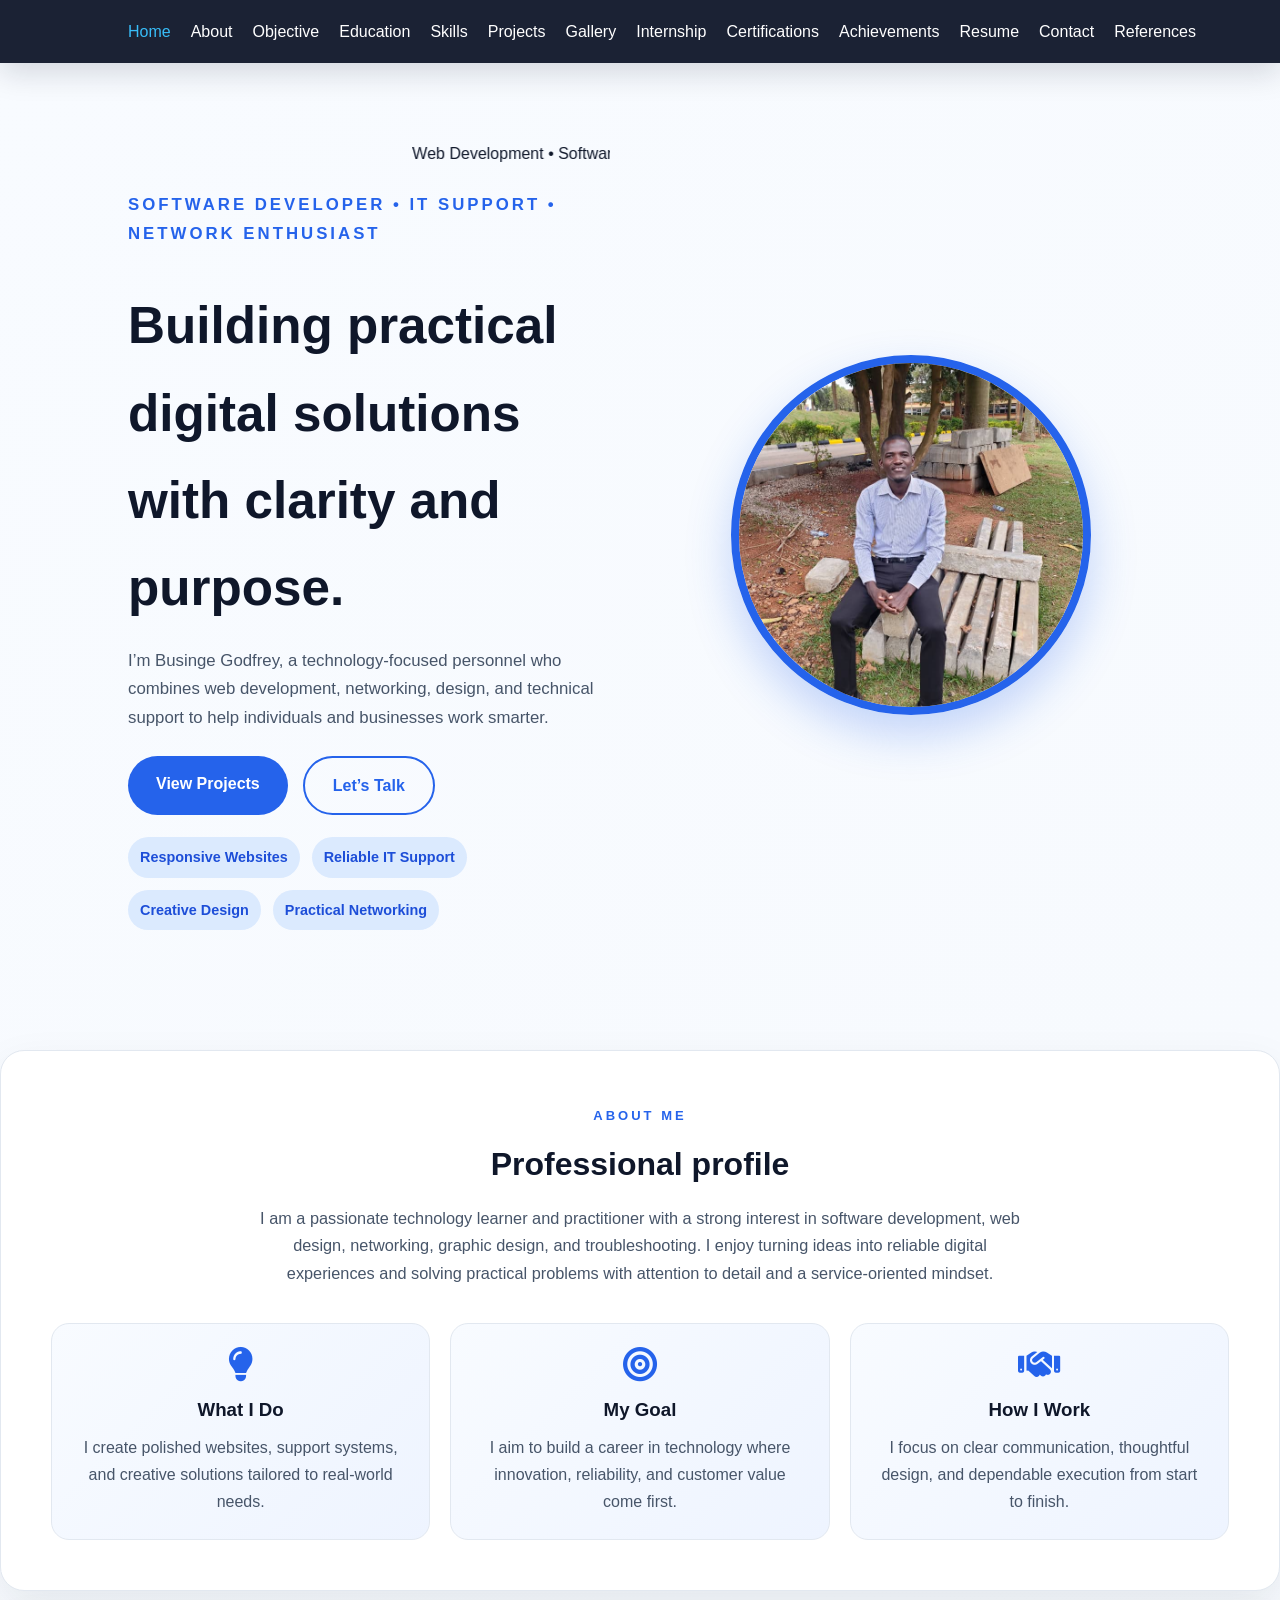
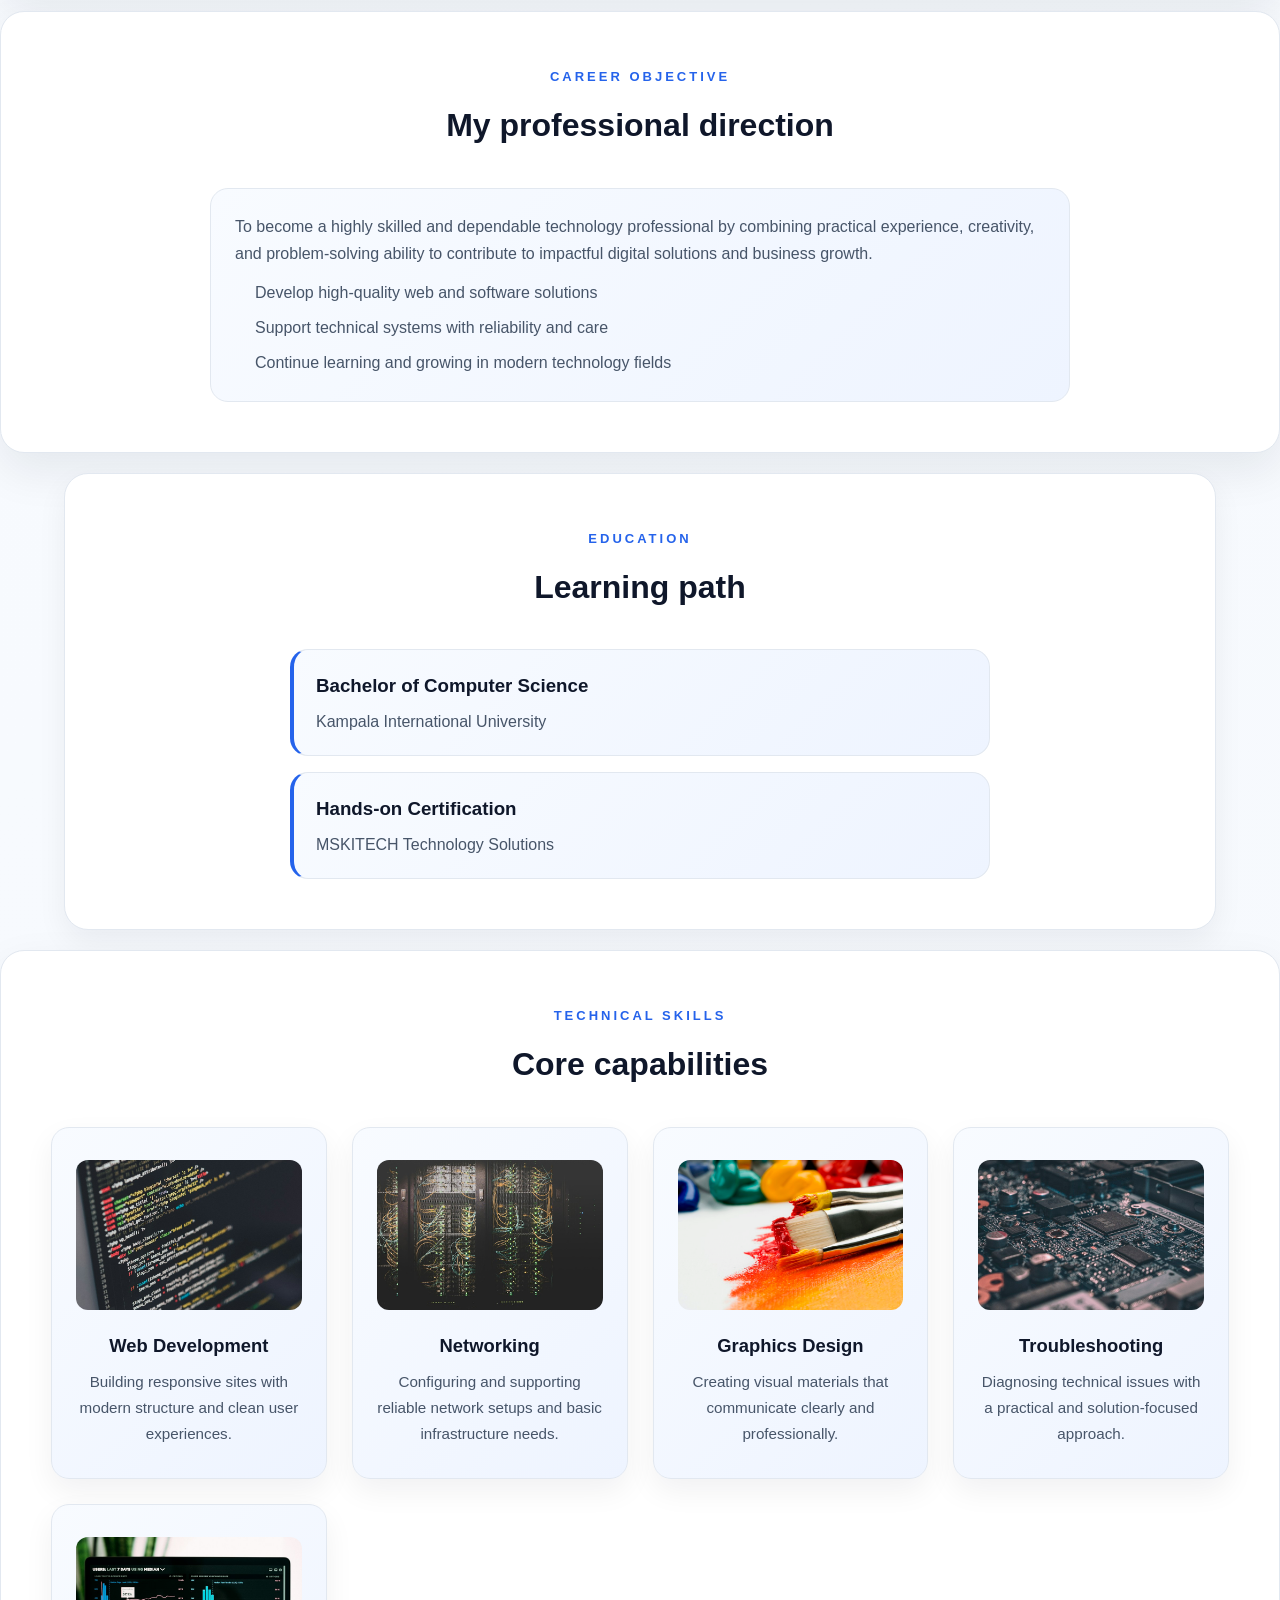
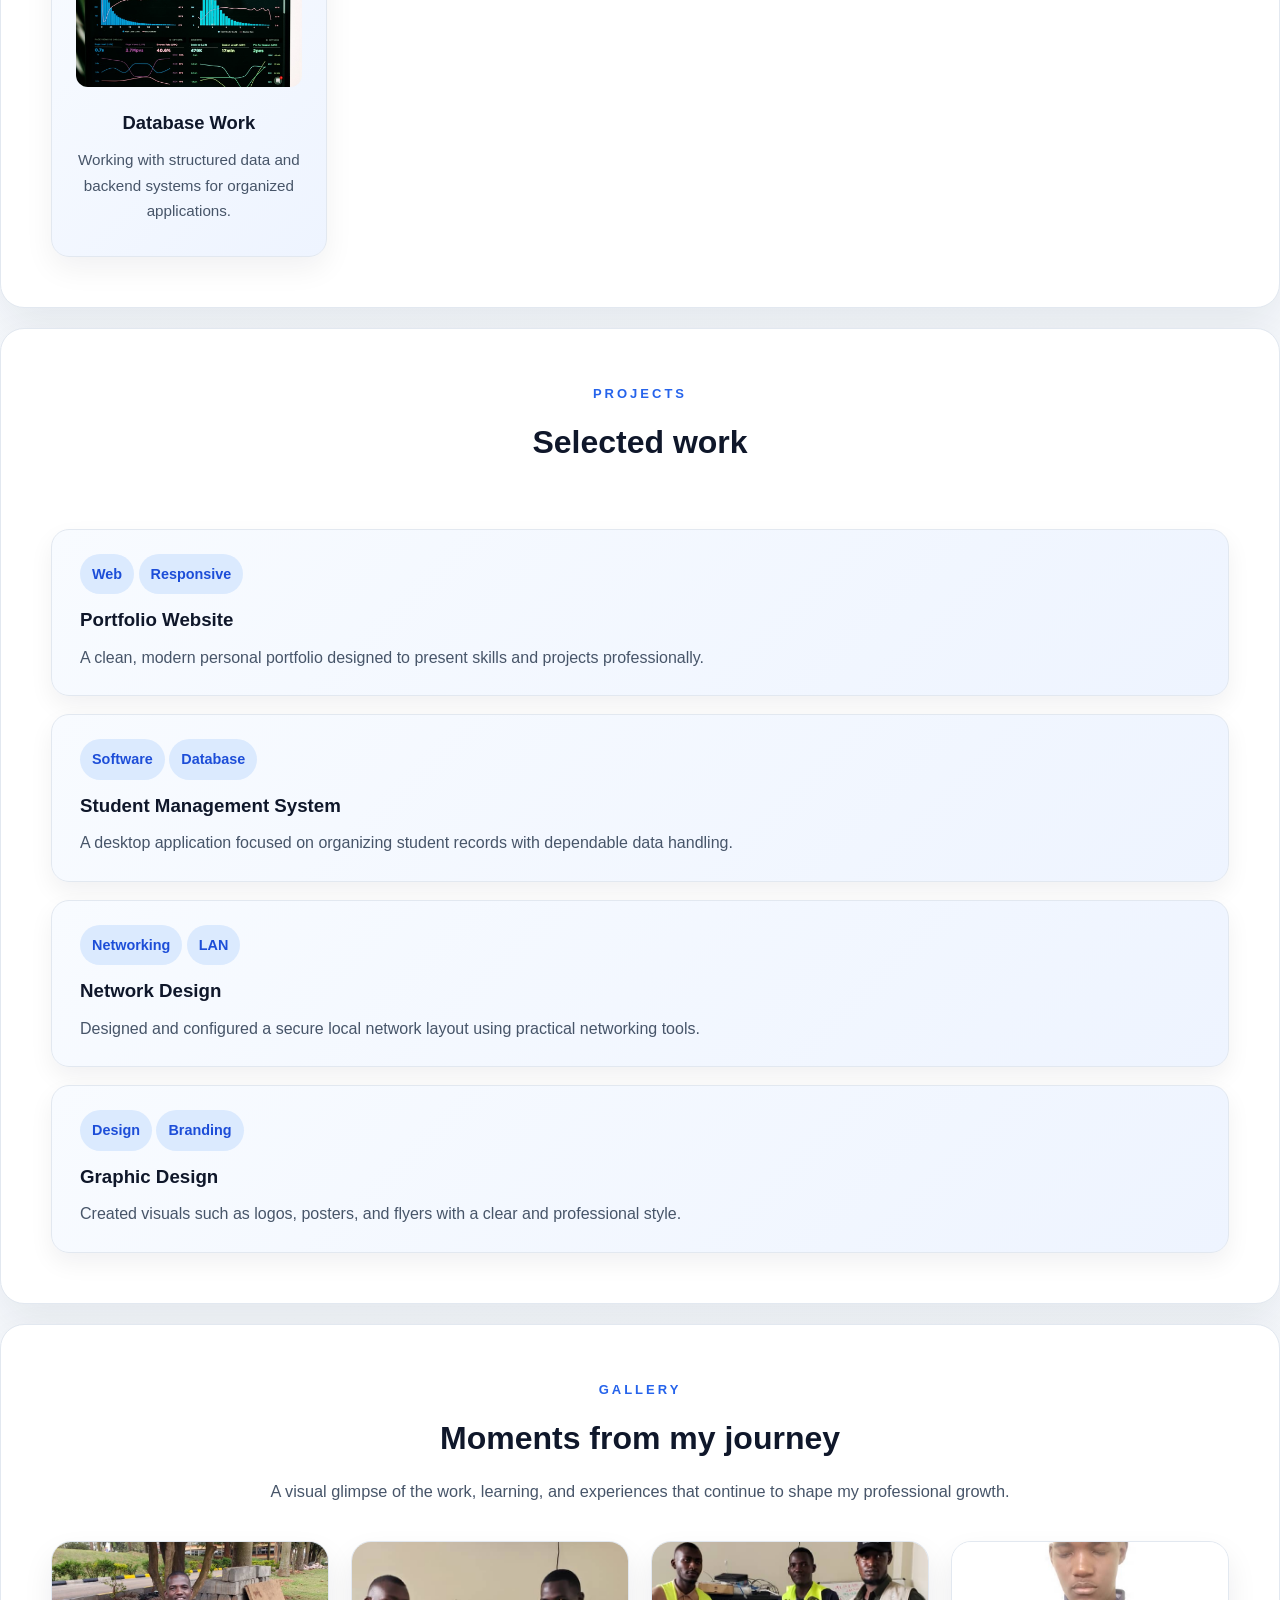
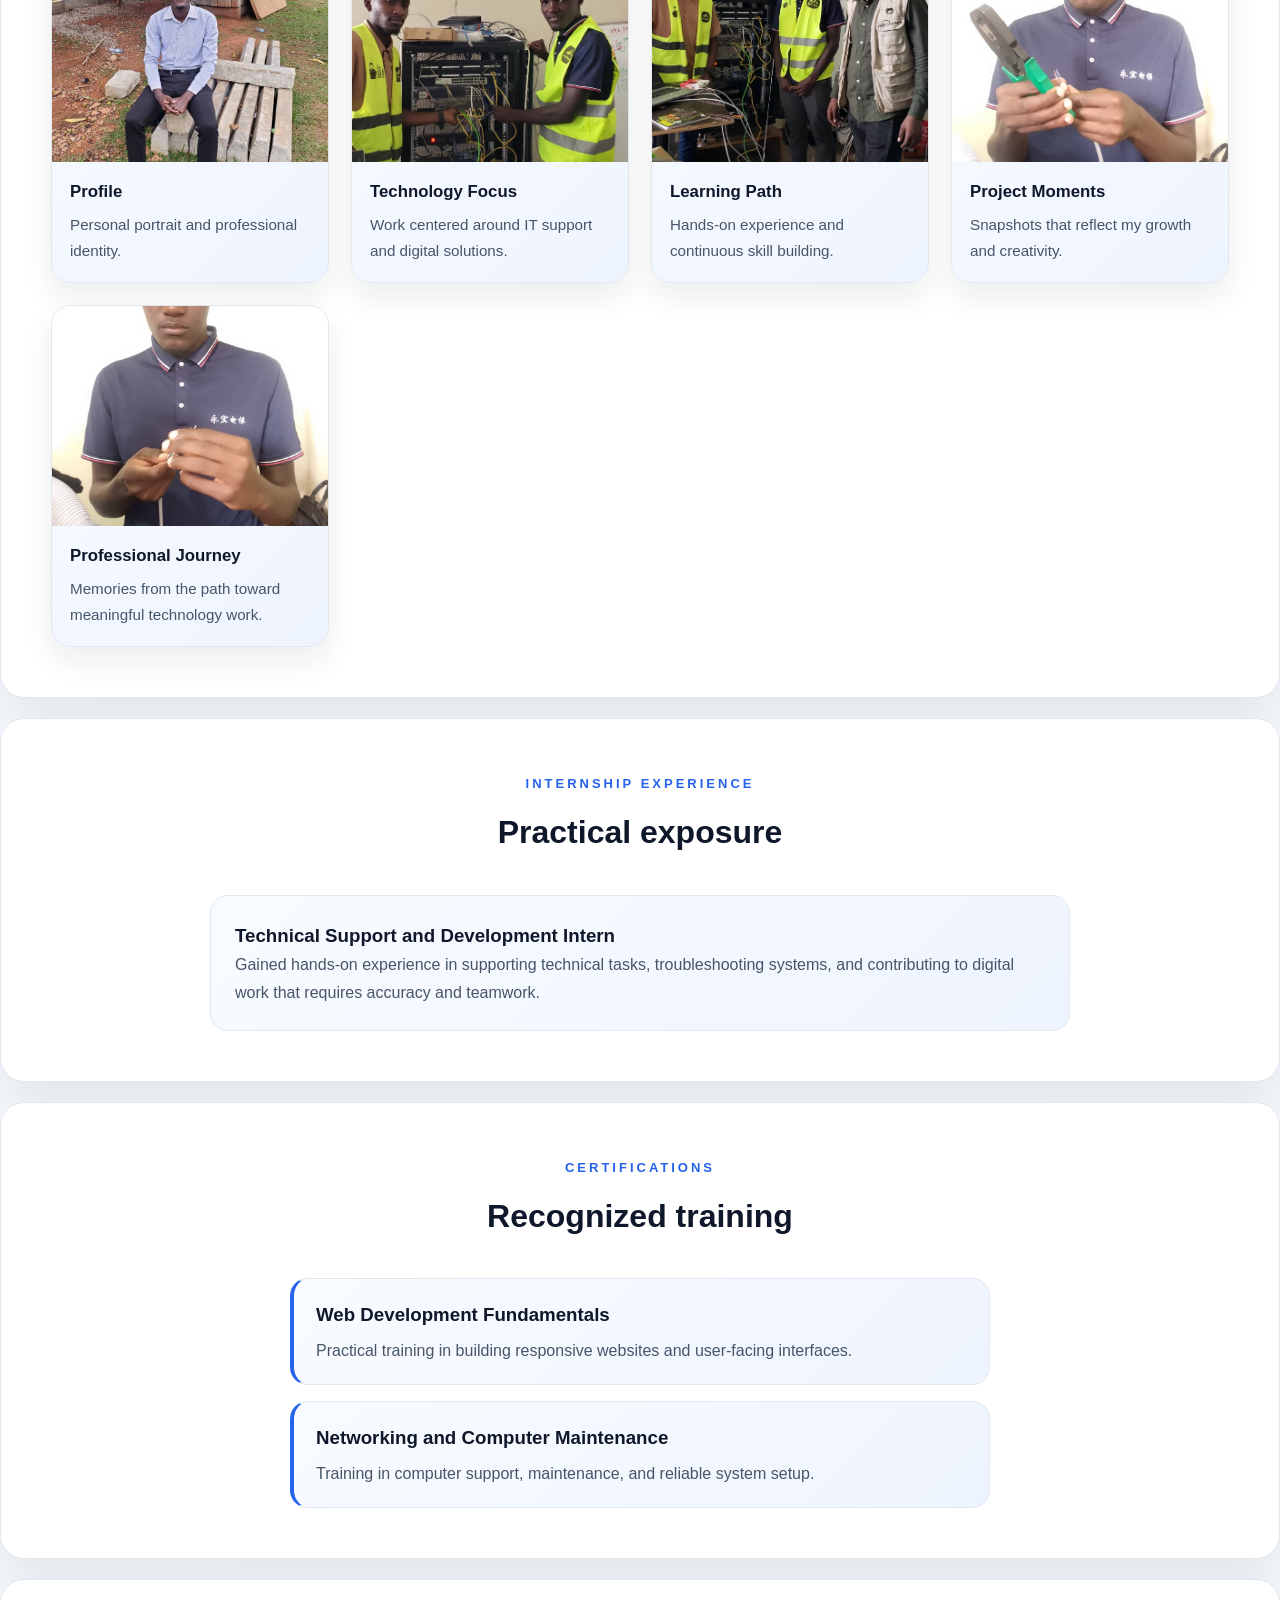
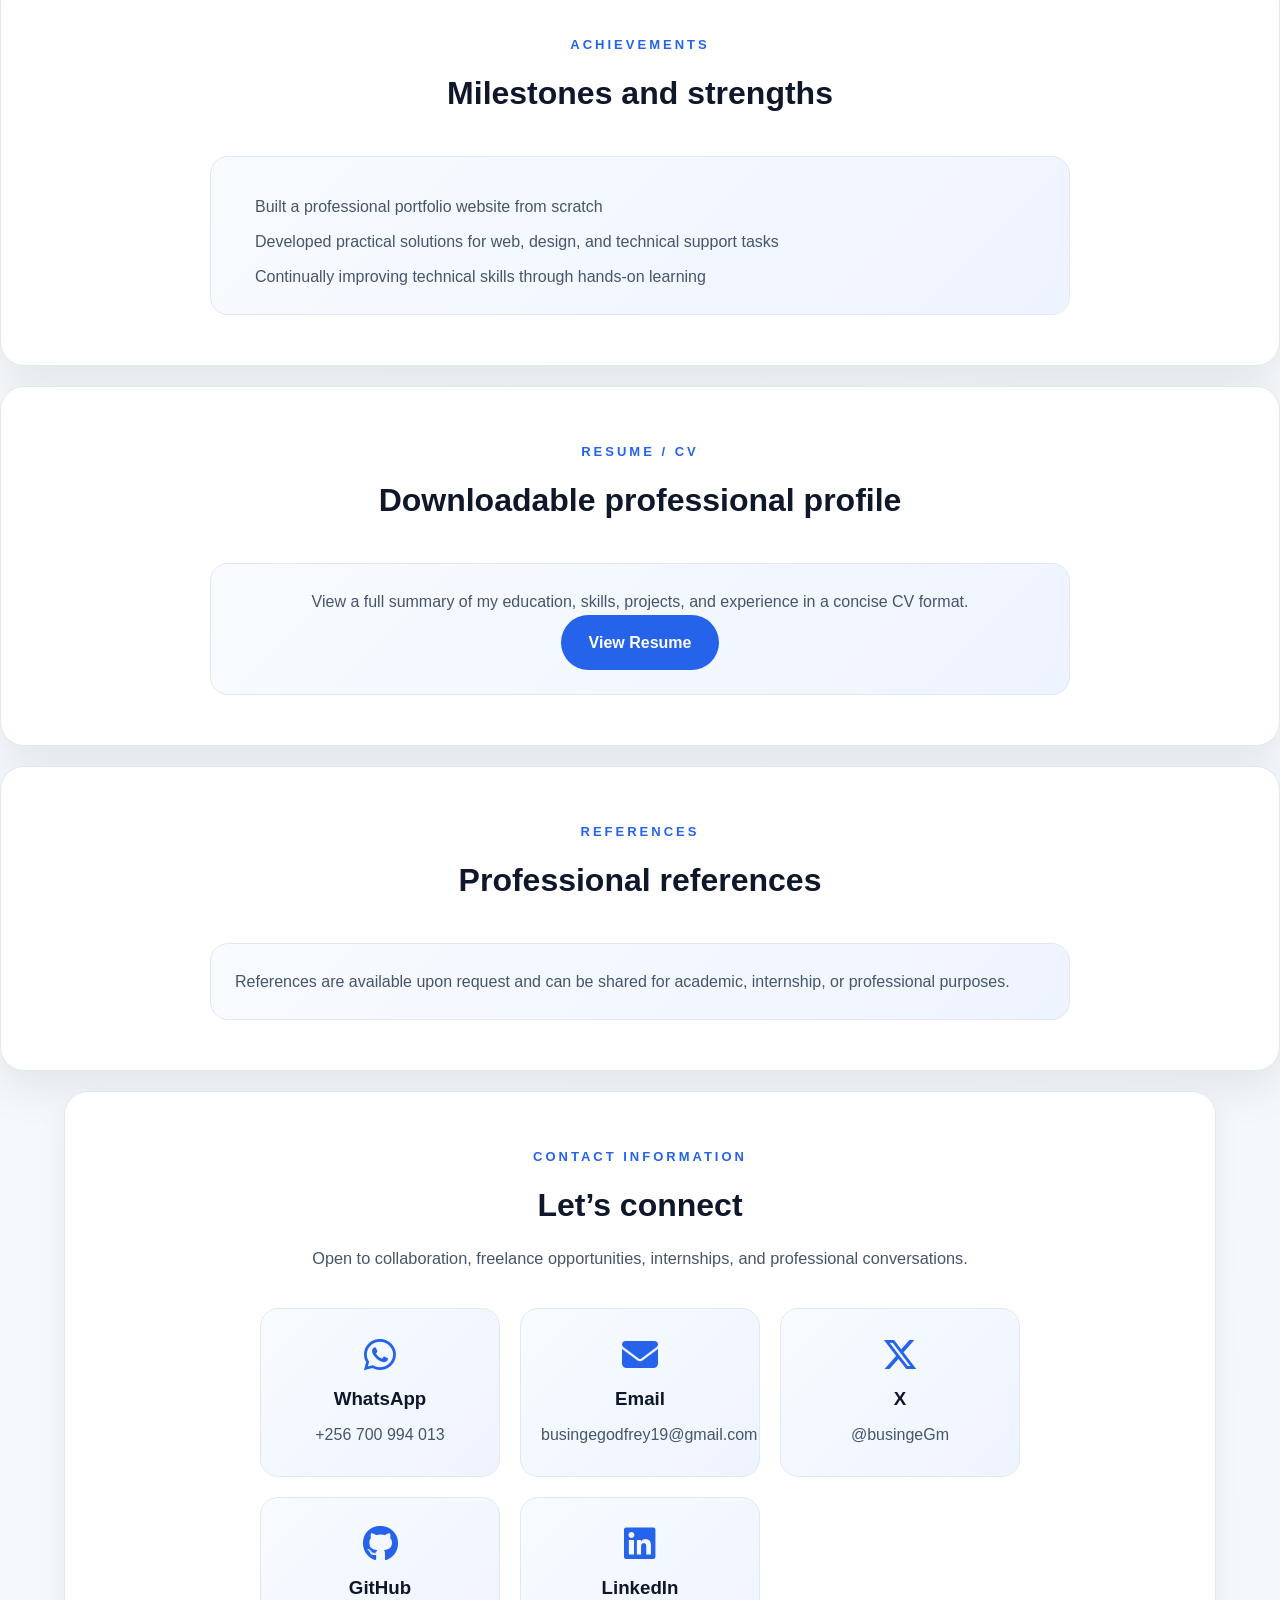
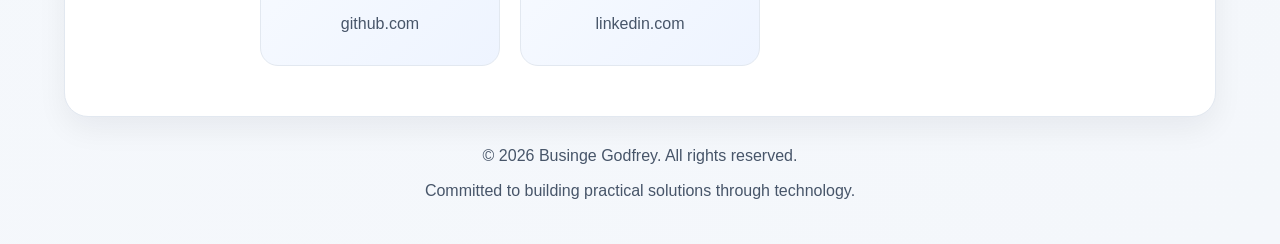
<file: index.html>
<!DOCTYPE html>
<html lang="en">
<head>
    <meta charset="UTF-8">
    <meta name="viewport" content="width=device-width, initial-scale=1.0">
    <meta name="description" content="Portfolio of Businge Godfrey — a technology-focused professional specializing in web development, networking, design, and technical support.">
    <meta name="theme-color" content="#2563eb">
            <title>| Web Developer & IT Specialist</title>
    
   
   <link rel="stylesheet" href="style.css">
    <link rel="stylesheet" href="https://cdnjs.cloudflare.com/ajax/libs/font-awesome/6.5.2/css/all.min.css">
</head>

<body>
<header>
      <nav>
        <ul>
            <li><a href="#home">Home</a></li>
            <li><a href="#about">About</a></li>
            <li><a href="#career-objective">Objective</a></li>
            <li><a href="#education">Education</a></li>
            <li><a href="#skills">Skills</a></li>
            <li><a href="#projects">Projects</a></li>
            <li><a href="#gallery">Gallery</a></li>
            <li><a href="#internship-experience">Internship</a></li>
            <li><a href="#certifications">Certifications</a></li>
            <li><a href="#achievements">Achievements</a></li>
            <li><a href="#resume">Resume</a></li>
            <li><a href="#contact">Contact</a></li>
            <li><a href="#references">References</a></li>
        </ul>
    </nav>
</header>
<main>

    <section id="home" class="home">
        <div class="home-text">
            <marquee class="marquee" behavior="" direction="">
                 Web Development • Software Development • Database and Graphics Design • IT Support • Network Configuration • System Troubleshooting
             </marquee>
            <p class="eyebrow">Software Developer • IT Support • Network Enthusiast</p>
            <h1>Building practical digital solutions with clarity and purpose.</h1>
            <p>
                I’m Businge Godfrey, a technology-focused personnel who combines web development,
                networking, design, and technical support to help individuals and businesses work smarter.
            </p>
            <div class="home-buttons">
                <a href="#projects" class="btn">View Projects</a>
                <a href="#contact" class="btn btn-secondary">Let’s Talk</a>
            </div>
            <div class="hero-highlights">
                <span>Responsive Websites</span>
                <span>Reliable IT Support</span>
                <span>Creative Design</span>
                <span>Practical Networking</span>
            </div>
        </div>

        <div class="home-image">
            <img src="images/businge.jpeg" alt="Portrait of Businge Godfrey">
        </div>
    </section>

    <section id="about" class="section-card">
        <div class="section-heading">
            <p class="eyebrow">About Me</p>
            <h2>Professional profile</h2>
            <p>
                I am a passionate technology learner and practitioner with a strong interest in software development,
                web design, networking, graphic design, and troubleshooting. I enjoy turning ideas into reliable digital
                experiences and solving practical problems with attention to detail and a service-oriented mindset.
            </p>
        </div>
        <div class="info-grid">
            <article class="info-card">
                <i class="fa-solid fa-lightbulb"></i>
                <h3>What I Do</h3>
                <p>I create polished websites, support systems, and creative solutions tailored to real-world needs.</p>
            </article>
            <article class="info-card">
                <i class="fa-solid fa-bullseye"></i>
                <h3>My Goal</h3>
                <p>I aim to build a career in technology where innovation, reliability, and customer value come first.</p>
            </article>
            <article class="info-card">
                <i class="fa-solid fa-handshake"></i>
                <h3>How I Work</h3>
                <p>I focus on clear communication, thoughtful design, and dependable execution from start to finish.</p>
            </article>
        </div>
    </section>

    <section id="career-objective" class="section-card">
        <div class="section-heading">
            <p class="eyebrow">Career Objective</p>
            <h2>My professional direction</h2>
        </div>
        <div class="objective-card">
            <p>
                To become a highly skilled and dependable technology professional by combining practical experience,
                creativity, and problem-solving ability to contribute to impactful digital solutions and business growth.
            </p>
            <ul>
                <li>Develop high-quality web and software solutions</li>
                <li>Support technical systems with reliability and care</li>
                <li>Continue learning and growing in modern technology fields</li>
            </ul>
        </div>
    </section>

    <section id="education" class="section-card">
        <div class="section-heading">
            <p class="eyebrow">Education</p>
            <h2>Learning path</h2>
        </div>
        <div class="timeline">
            <div class="timeline-item">
                <h3>Bachelor of Computer Science</h3>
                <p>Kampala International University</p>
            </div>
            <div class="timeline-item">
                <h3>Hands-on Certification</h3>
                <p>MSKITECH Technology Solutions</p>
            </div>
        </div>
    </section>

    <section id="skills" class="section-card">
        <div class="section-heading">
            <p class="eyebrow">Technical Skills</p>
            <h2>Core capabilities</h2>
        </div>
        <div class="skills">
            <article class="skill">
                <img class="skill-image" src="images/web-development.jpg" alt="Programming code displayed on a screen" loading="lazy" decoding="async">
                <h3>Web Development</h3>
                <p>Building responsive sites with modern structure and clean user experiences.</p>
            </article>
            <article class="skill">
                <img class="skill-image" src="images/networking.jpg" alt="Network cables connected to server racks" loading="lazy" decoding="async">
                <h3>Networking</h3>
                <p>Configuring and supporting reliable network setups and basic infrastructure needs.</p>
            </article>
            <article class="skill">
                <img class="skill-image" src="images/graphics-design.jpg" alt="Paintbrushes and colorful paint for creative design" loading="lazy" decoding="async">
                <h3>Graphics Design</h3>
                <p>Creating visual materials that communicate clearly and professionally.</p>
            </article>
            <article class="skill">
                <img class="skill-image" src="images/troubleshooting.jpg" alt="Detailed computer motherboard components" loading="lazy" decoding="async">
                <h3>Troubleshooting</h3>
                <p>Diagnosing technical issues with a practical and solution-focused approach.</p>
            </article>
            <article class="skill">
                <img class="skill-image" src="images/database.jpg" alt="Analytics dashboard with charts and data" loading="lazy" decoding="async">
                <h3>Database Work</h3>
                <p>Working with structured data and backend systems for organized applications.</p>
            </article>
        </div>
    </section>

    <section id="projects" class="section-card">
        <div class="section-heading">
            <p class="eyebrow">Projects</p>
            <h2>Selected work</h2>
        </div>
     
        <div id="imagePreview" class="image-preview"></div>
        <div class="projects-list">
            <article class="project-card">
                <div class="project-meta">
                    <span class="chip">Web</span>
                    <span class="chip">Responsive</span>
                </div>
                <h3>Portfolio Website</h3>
                <p>A clean, modern personal portfolio designed to present skills and projects professionally.</p>
            </article>
            <article class="project-card">
                <div class="project-meta">
                    <span class="chip">Software</span>
                    <span class="chip">Database</span>
                </div>
                <h3>Student Management System</h3>
                <p>A desktop application focused on organizing student records with dependable data handling.</p>
            </article>
            <article class="project-card">
                <div class="project-meta">
                    <span class="chip">Networking</span>
                    <span class="chip">LAN</span>
                </div>
                <h3>Network Design</h3>
                <p>Designed and configured a secure local network layout using practical networking tools.</p>
            </article>
            <article class="project-card">
                <div class="project-meta">
                    <span class="chip">Design</span>
                    <span class="chip">Branding</span>
                </div>
                <h3>Graphic Design</h3>
                <p>Created visuals such as logos, posters, and flyers with a clear and professional style.</p>
            </article>
        </div>
    </section>

    <section id="gallery" class="section-card">
        <div class="section-heading">
            <p class="eyebrow">Gallery</p>
            <h2>Moments from my journey</h2>
            <p>A visual glimpse of the work, learning, and experiences that continue to shape my professional growth.</p>
        </div>
        <div class="gallery-grid">
            <article class="gallery-card">
                <img src="images/businge.jpeg" alt="Portrait of Businge Godfrey">
                <div class="gallery-caption">
                    <h3>Profile</h3>
                    <p>Personal portrait and professional identity.</p>
                </div>
            </article>
            <article class="gallery-card">
                <img src="images/ite.jpeg" alt="IT and technology related image">
                <div class="gallery-caption">
                    <h3>Technology Focus</h3>
                    <p>Work centered around IT support and digital solutions.</p>
                </div>
            </article>
            <article class="gallery-card">
                <img src="images/msk.jpeg" alt="Training and learning image">
                <div class="gallery-caption">
                    <h3>Learning Path</h3>
                    <p>Hands-on experience and continuous skill building.</p>
                </div>
            </article>
          
            <article class="gallery-card">
                <img src="images/WhatsApp%20Image%202026-08-03%20at%2011.36.57.jpeg" alt="Project and portfolio image one">
                <div class="gallery-caption">
                    <h3>Project Moments</h3>
                    <p>Snapshots that reflect my growth and creativity.</p>
                </div>
            </article>
            <article class="gallery-card">
                <img src="images/WhatsApp%20Image%202026-08-03%20at%2011.36.58.jpeg" alt="Project and portfolio image two">
                <div class="gallery-caption">
                    <h3>Professional Journey</h3>
                    <p>Memories from the path toward meaningful technology work.</p>
                </div>
            </article>
        </div>
    </section>

    <section id="internship-experience" class="section-card">
        <div class="section-heading">
            <p class="eyebrow">Internship Experience</p>
            <h2>Practical exposure</h2>
        </div>
        <div class="objective-card">
            <h3>Technical Support and Development Intern</h3>
            <p>
                Gained hands-on experience in supporting technical tasks, troubleshooting systems, and contributing to digital work that requires accuracy and teamwork.
            </p>
        </div>
    </section>

    <section id="certifications" class="section-card">
        <div class="section-heading">
            <p class="eyebrow">Certifications</p>
            <h2>Recognized training</h2>
        </div>
        <div class="timeline">
            <div class="timeline-item">
                <h3>Web Development Fundamentals</h3>
                <p>Practical training in building responsive websites and user-facing interfaces.</p>
            </div>
            <div class="timeline-item">
                <h3>Networking and Computer Maintenance</h3>
                <p>Training in computer support, maintenance, and reliable system setup.</p>
            </div>
        </div>
    </section>

    <section id="achievements" class="section-card">
        <div class="section-heading">
            <p class="eyebrow">Achievements</p>
            <h2>Milestones and strengths</h2>
        </div>
        <div class="objective-card">
            <ul>
                <li>Built a professional portfolio website from scratch</li>
                <li>Developed practical solutions for web, design, and technical support tasks</li>
                <li>Continually improving technical skills through hands-on learning</li>
            </ul>
        </div>
    </section>

    <section id="resume" class="section-card">
        <div class="section-heading">
            <p class="eyebrow">Resume / CV</p>
            <h2>Downloadable professional profile</h2>
        </div>
        <div class="resume-card">
            <p>View a full summary of my education, skills, projects, and experience in a concise CV format.</p>
            <a href="resume.html" class="btn" target="_blank" rel="noopener noreferrer">View Resume</a>
        </div>
    </section>

    <section id="references" class="section-card">
        <div class="section-heading">
            <p class="eyebrow">References</p>
            <h2>Professional references</h2>
        </div>
        <div class="objective-card">
            <p>References are available upon request and can be shared for academic, internship, or professional purposes.</p>
        </div>
    </section>

    <section id="contact" class="section-card">
        <div class="section-heading">
            <p class="eyebrow">Contact Information</p>
            <h2>Let’s connect</h2>
            <p>Open to collaboration, freelance opportunities, internships, and professional conversations.</p>
        </div>
        <div class="contact-options">
            <a href="https://wa.me/256700994013" class="contact-card" target="_blank" rel="noopener noreferrer">
                <i class="fa-brands fa-whatsapp"></i>
                <h3>WhatsApp</h3>
                <p>+256 700 994 013</p>
            </a>
            <a href="mailto:busingegodfrey19@gmail.com" class="contact-card">
                <i class="fa-solid fa-envelope"></i>
                <h3>Email</h3>
                <p>busingegodfrey19@gmail.com</p>
            </a>
            <a href="https://x.com/busingeGm" class="contact-card" target="_blank" rel="noopener noreferrer">
                <i class="fa-brands fa-x-twitter"></i>
                <h3>X</h3>
                <p>@busingeGm</p>
            </a>
            <a href="https://github.com/" class="contact-card" target="_blank" rel="noopener noreferrer">
                <i class="fa-brands fa-github"></i>
                <h3>GitHub</h3>
                <p>github.com</p>
            </a>
            <a href="https://www.linkedin.com/" class="contact-card" target="_blank" rel="noopener noreferrer">
                <i class="fa-brands fa-linkedin"></i>
                <h3>LinkedIn</h3>
                <p>linkedin.com</p>
            </a>
        </div>
    </section>
</main>

<footer>
    <p>© <span id="year"></span> Businge Godfrey. All rights reserved.</p>
    <p>Committed to building practical solutions through technology.</p>
</footer>

<script src="js/script.js"></script>
</body>
</html>
</file>
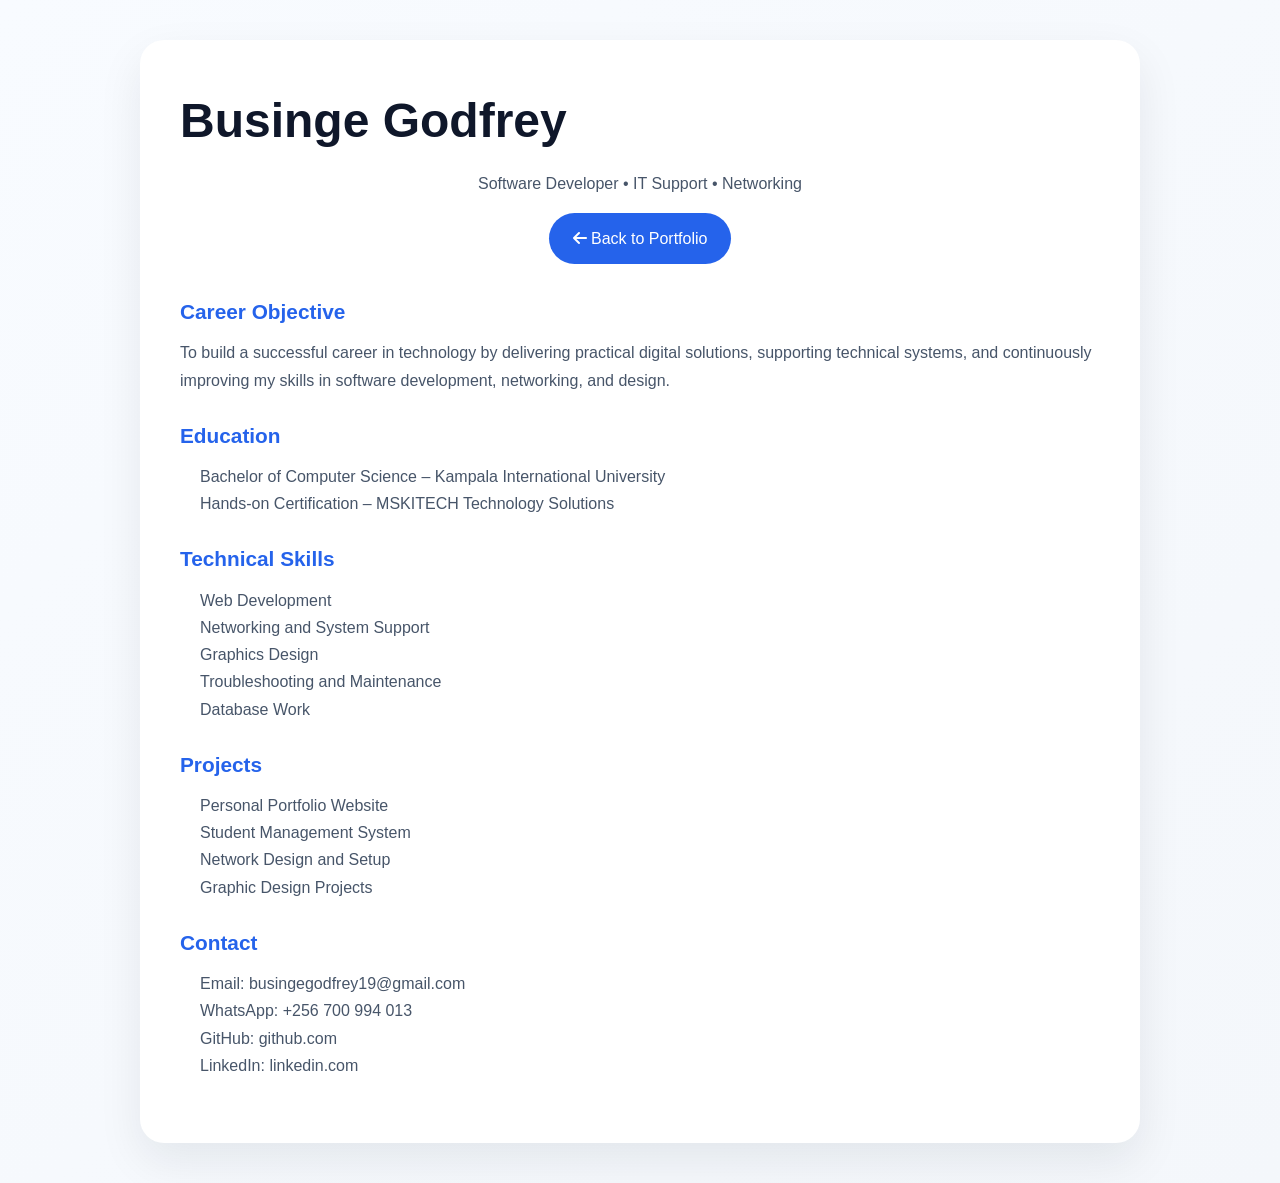
<file: resume.html>
<!DOCTYPE html>
<html lang="en">
<head>
    <meta charset="UTF-8">
    <meta name="viewport" content="width=device-width, initial-scale=1.0">
    <title>Businge Godfrey | Resume</title>
    <link rel="stylesheet" href="style.css">
    <link rel="stylesheet" href="https://cdnjs.cloudflare.com/ajax/libs/font-awesome/6.5.2/css/all.min.css">
    <style>
        body {
            background: linear-gradient(135deg, #f8fbff 0%, #f4f7fb 100%);
        }

        .resume-page {
            max-width: 1000px;
            margin: 40px auto;
            padding: 40px;
            background: #fff;
            border-radius: 24px;
            box-shadow: 0 18px 45px rgba(15, 23, 42, 0.08);
        }

        .resume-header {
            text-align: center;
            margin-bottom: 30px;
        }

        .resume-header h1 {
            margin-bottom: 8px;
        }

        .resume-section {
            margin-bottom: 24px;
        }

        .resume-section h2 {
            color: #2563eb;
            margin-bottom: 10px;
            font-size: 1.3rem;
        }

        .resume-section p,
        .resume-section li {
            color: #475569;
        }

        .resume-section ul {
            padding-left: 20px;
        }

        .download-btn {
            display: inline-block;
            margin-top: 16px;
            padding: 12px 24px;
            background: #2563eb;
            color: white;
            border-radius: 999px;
            text-decoration: none;
        }
    </style>
</head>
<body>
    <div class="resume-page">
        <div class="resume-header">
            <h1>Businge Godfrey</h1>
            <p>Software Developer • IT Support • Networking </p>
            <a href="index.html" class="download-btn"><i class="fa-solid fa-arrow-left"></i> Back to Portfolio</a>
        </div>

        <div class="resume-section">
            <h2>Career Objective</h2>
            <p>To build a successful career in technology by delivering practical digital solutions, supporting technical systems, and continuously improving my skills in software development, networking, and design.</p>
        </div>

        <div class="resume-section">
            <h2>Education</h2>
            <ul>
                <li>Bachelor of Computer Science – Kampala International University</li>
                <li>Hands-on Certification – MSKITECH Technology Solutions</li>
            </ul>
        </div>

        <div class="resume-section">
            <h2>Technical Skills</h2>
            <ul>
                <li>Web Development</li>
                <li>Networking and System Support</li>
                <li>Graphics Design</li>
                <li>Troubleshooting and Maintenance</li>
                <li>Database Work</li>
            </ul>
        </div>

        <div class="resume-section">
            <h2>Projects</h2>
            <ul>
                <li>Personal Portfolio Website</li>
                <li>Student Management System</li>
                <li>Network Design and Setup</li>
                <li>Graphic Design Projects</li>
            </ul>
        </div>

        <div class="resume-section">
            <h2>Contact</h2>
            <ul>
                <li>Email: busingegodfrey19@gmail.com</li>
                <li>WhatsApp: +256 700 994 013</li>
                <li>GitHub: github.com</li>
                <li>LinkedIn: linkedin.com</li>
            </ul>
        </div>
    </div>
</body>
</html>
</file>
<file: style.css>
:root {
    --primary: #2563eb;
    --primary-dark: #1d4ed8;
    --surface: #ffffff;
    --surface-soft: #f8fbff;
    --text: #0f172a;
    --muted: #475569;
    --border: #e2e8f0;
    --shadow: 0 18px 45px rgba(15, 23, 42, 0.08);
}

* {
    margin: 0;
    padding: 0;
    box-sizing: border-box;
    text-decoration: none;
    list-style: none;
    scroll-behavior: smooth;
}

body {
    font-family: 'Poppins', sans-serif;
    background: linear-gradient(135deg, #f8fbff 0%, #f4f7fb 100%);
    color: var(--text);
    line-height: 1.7;
}

img {
    max-width: 100%;
    display: block;
}

section {
    padding: 100px 10%;
    scroll-margin-top: 110px;
}

h1,
h2,
h3 {
    color: var(--text);
}

h1 {
    font-size: 3rem;
    text-align: left;
    margin-bottom: 1.2rem;
    font-weight: 700;
}

h2 {
    font-size: 2rem;
    margin-bottom: 0.8rem;
}

p {
    color: var(--muted);
}

.eyebrow {
    display: inline-block;
    margin-bottom: 10px;
    font-size: 13px;
    font-weight: 700;
    letter-spacing: 3px;
    text-transform: uppercase;
    color: var(--primary);
}

.section-card {
    background: var(--surface);
    border-radius: 24px;
    padding: 50px;
    margin: 20px 0;
    box-shadow: var(--shadow);
    border: 1px solid var(--border);
}

.section-heading {
    text-align: center;
    margin-bottom: 35px;
}

.section-heading p:last-child {
    max-width: 760px;
    margin: 0 auto;
    color: var(--muted);
    font-size: 1.02rem;
}

.info-grid {
    display: grid;
    grid-template-columns: repeat(auto-fit, minmax(220px, 1fr));
    gap: 20px;
    margin-top: 12px;
}

.info-card,
.skill,
.project-card,
.timeline-item,
.admin-card,
.contact-card,
.service {
    background: linear-gradient(135deg, var(--surface-soft) 0%, #eef4ff 100%);
    border: 1px solid var(--border);
    border-radius: 18px;
}

.info-card {
    padding: 24px;
    text-align: center;
}

.info-card i {
    font-size: 34px;
    color: var(--primary);
    margin-bottom: 12px;
}

.info-card h3 {
    margin-bottom: 8px;
}

.projects-list {
    display: grid;
    gap: 18px;
}

.upload-box {
    margin-bottom: 20px;
    padding: 24px;
    border: 2px dashed var(--primary);
    border-radius: 16px;
    background: var(--surface-soft);
    text-align: center;
}

.upload-box input[type="file"] {
    display: none;
}

.upload-label {
    display: inline-block;
    cursor: pointer;
    color: var(--primary);
    font-weight: 600;
}

.upload-label i {
    margin-right: 8px;
    font-size: 18px;
}

.image-preview {
    display: grid;
    grid-template-columns: repeat(auto-fit, minmax(180px, 1fr));
    gap: 16px;
    margin-bottom: 24px;
}

.image-preview img {
    width: 100%;
    height: 180px;
    object-fit: cover;
    border-radius: 12px;
    border: 1px solid var(--border);
    box-shadow: 0 10px 20px rgba(15, 23, 42, 0.08);
}

.gallery-grid {
    display: grid;
    grid-template-columns: repeat(auto-fit, minmax(220px, 1fr));
    gap: 22px;
}

.gallery-card {
    border-radius: 20px;
    overflow: hidden;
    background: linear-gradient(135deg, var(--surface-soft) 0%, #eef4ff 100%);
    border: 1px solid var(--border);
    box-shadow: 0 14px 30px rgba(15, 23, 42, 0.08);
    animation: gentleFloat 4.5s ease-in-out infinite;
    transition: transform 0.35s ease, box-shadow 0.35s ease;
}

.gallery-card:nth-child(2n) {
    animation-duration: 5.2s;
}

.gallery-card:nth-child(3n) {
    animation-duration: 4.8s;
}

.gallery-card:hover {
    transform: translateY(-8px) scale(1.01);
    box-shadow: 0 20px 40px rgba(37, 99, 235, 0.18);
}

.gallery-card img {
    width: 100%;
    height: 220px;
    object-fit: cover;
    transition: transform 0.45s ease, filter 0.45s ease;
}

.gallery-card:hover img {
    transform: scale(1.06);
    filter: brightness(1.05);
}

.gallery-caption {
    padding: 16px 18px 18px;
}

.gallery-caption h3 {
    margin-bottom: 6px;
    font-size: 1.05rem;
}

.gallery-caption p {
    font-size: 0.95rem;
}

@keyframes gentleFloat {
    0%,
    100% {
        transform: translateY(0px);
    }
    50% {
        transform: translateY(-6px);
    }
}

.timeline {
    display: grid;
    gap: 16px;
    max-width: 700px;
    margin: 0 auto;
}

.timeline-item {
    padding: 20px 22px;
    border-left: 4px solid var(--primary);
}

.timeline-item h3 {
    margin-bottom: 6px;
}

header {
    position: fixed;
    top: 0;
    left: 0;
    width: 100%;
    background: rgba(15, 23, 42, 0.95);
    backdrop-filter: blur(8px);
    padding: 18px 10%;
    display: flex;
    justify-content: space-between;
    align-items: center;
    z-index: 1000;
    box-shadow: 0 10px 30px rgba(15, 23, 42, 0.15);
}

.logo h2 {
    color: #fff;
    font-size: 1.45rem;
}

nav ul {
    display: flex;
    gap: 20px;
}

nav ul li a {
    color: #fff;
    font-weight: 500;
    transition: .3s;
}

nav ul li a:hover,
nav ul li a.active {
    color: #38bdf8;
}

main {
    padding-top: 20px;
}

.home {
    display: flex;
    justify-content: space-between;
    align-items: center;
    min-height: 100vh;
    gap: 60px;
    padding-top: 120px;
}

.home-text {
    flex: 1;
}

.home-text h1 {
    text-align: left;
    font-size: clamp(2.1rem, 4vw, 3.2rem);
    margin: 10px 0 15px;
}

.home-text p {
    margin: 16px 0 24px;
    font-size: 1.05rem;
    max-width: 620px;
}

.home-buttons {
    display: flex;
    gap: 15px;
    flex-wrap: wrap;
}

.hero-highlights {
    display: flex;
    gap: 12px;
    flex-wrap: wrap;
    margin-top: 22px;
}

.hero-highlights span,
.chip {
    display: inline-block;
    background: #dbeafe;
    color: var(--primary-dark);
    border-radius: 999px;
    padding: 8px 12px;
    font-size: 0.9rem;
    font-weight: 600;
}

.home-image {
    flex: 1;
    display: flex;
    justify-content: center;
}

.home-image img {
    width: min(100%, 360px);
    height: 360px;
    object-fit: cover;
    border-radius: 50%;
    border: 8px solid var(--primary);
    box-shadow: 0 20px 45px rgba(37, 99, 235, 0.25);
}

.btn {
    display: inline-block;
    padding: 14px 28px;
    background: var(--primary);
    color: #fff;
    border-radius: 999px;
    font-weight: 600;
    transition: .3s;
}

.btn:hover {
    background: var(--primary-dark);
    transform: translateY(-3px);
}

.btn-secondary {
    background: transparent;
    color: var(--primary);
    border: 2px solid var(--primary);
}

.btn-secondary:hover {
    background: var(--primary);
    color: #fff;
}

.skills {
    display: grid;
    grid-template-columns: repeat(auto-fit, minmax(220px, 1fr));
    gap: 25px;
}

.skill {
    text-align: center;
    padding: 32px 24px;
    box-shadow: 0 12px 30px rgba(15, 23, 42, 0.06);
    transition: .3s;
}

.skill:hover,
.project-card:hover,
.contact-card:hover,
.service:hover {
    transform: translateY(-8px);
}

.skill-image {
    width: 100%;
    height: 150px;
    object-fit: cover;
    border-radius: 12px;
    margin: 0 auto 20px;
}

.skill h3 {
    font-size: 1.15rem;
    margin-bottom: 8px;
}

.skill p {
    font-size: 0.95rem;
}

.project-card {
    padding: 24px 28px;
    box-shadow: 0 10px 24px rgba(15, 23, 42, 0.06);
    transition: .3s;
}

.project-card h3 {
    margin: 10px 0 8px;
}

.service-container {
    display: grid;
    grid-template-columns: repeat(auto-fit, minmax(250px, 1fr));
    gap: 25px;
}

.service {
    color: #fff;
    padding: 30px;
    background: linear-gradient(135deg, var(--primary) 0%, var(--primary-dark) 100%);
    box-shadow: 0 12px 30px rgba(37, 99, 235, 0.2);
    transition: .3s;
}

.service h3 {
    color: #fff;
    margin-bottom: 10px;
}

.service p {
    color: #e8f0ff;
}

#education,
#contact {
    background: var(--surface);
    border-radius: 24px;
    margin: 0 5%;
    box-shadow: 0 12px 30px rgba(15, 23, 42, 0.06);
}

.contact-options {
    display: grid;
    grid-template-columns: repeat(auto-fit, minmax(220px, 1fr));
    gap: 20px;
    max-width: 760px;
    margin: auto;
}

.contact-card {
    display: block;
    text-align: center;
    padding: 28px 20px;
    transition: 0.3s;
}

.contact-card i {
    font-size: 36px;
    color: var(--primary);
    margin-bottom: 10px;
}

.contact-card h3 {
    margin-bottom: 6px;
}

.admin-panel {
    margin-top: 30px;
}

.admin-grid {
    display: grid;
    grid-template-columns: repeat(auto-fit, minmax(220px, 1fr));
    gap: 20px;
}

.admin-card {
    padding: 24px;
    text-align: center;
}

.admin-card h3 {
    margin-bottom: 8px;
}

.admin-card p {
    font-size: 30px;
    font-weight: 700;
    color: var(--primary);
}

.admin-card select {
    width: 100%;
    padding: 10px 12px;
    border-radius: 10px;
    border: 1px solid #cbd5e1;
    font-family: inherit;
}

footer {
    text-align: center;
    padding: 25px 10% 40px;
    color: #64748b;
}

footer p + p {
    margin-top: 8px;
}

.objective-card,
.resume-card {
    background: linear-gradient(135deg, #f8fbff 0%, #eef4ff 100%);
    border: 1px solid var(--border);
    border-radius: 18px;
    padding: 24px;
    max-width: 860px;
    margin: 0 auto;
}

.objective-card ul,
.objective-card ol {
    margin-top: 12px;
    padding-left: 20px;
    color: var(--muted);
}

.objective-card li + li {
    margin-top: 8px;
}

.resume-card {
    text-align: center;
}

@media (max-width: 768px) {
    header {
        flex-direction: column;
        gap: 12px;
        padding: 16px 5%;
    }

    nav ul {
        flex-wrap: wrap;
        justify-content: center;
        gap: 14px;
    }

    .home {
        flex-direction: column;
        text-align: center;
        padding-top: 180px;
    }

    .home-text h1,
    .home-text p {
        text-align: center;
        margin-left: auto;
        margin-right: auto;
    }

    .home-buttons,
    .hero-highlights {
        justify-content: center;
    }

    section {
        padding: 90px 5%;
    }

    .section-card {
        padding: 30px;
    }

    #education,
    #contact {
        margin: 0 3%;
    }
    .marquee {
                font-family : italic;
                color : green;
    }
}
</file>
